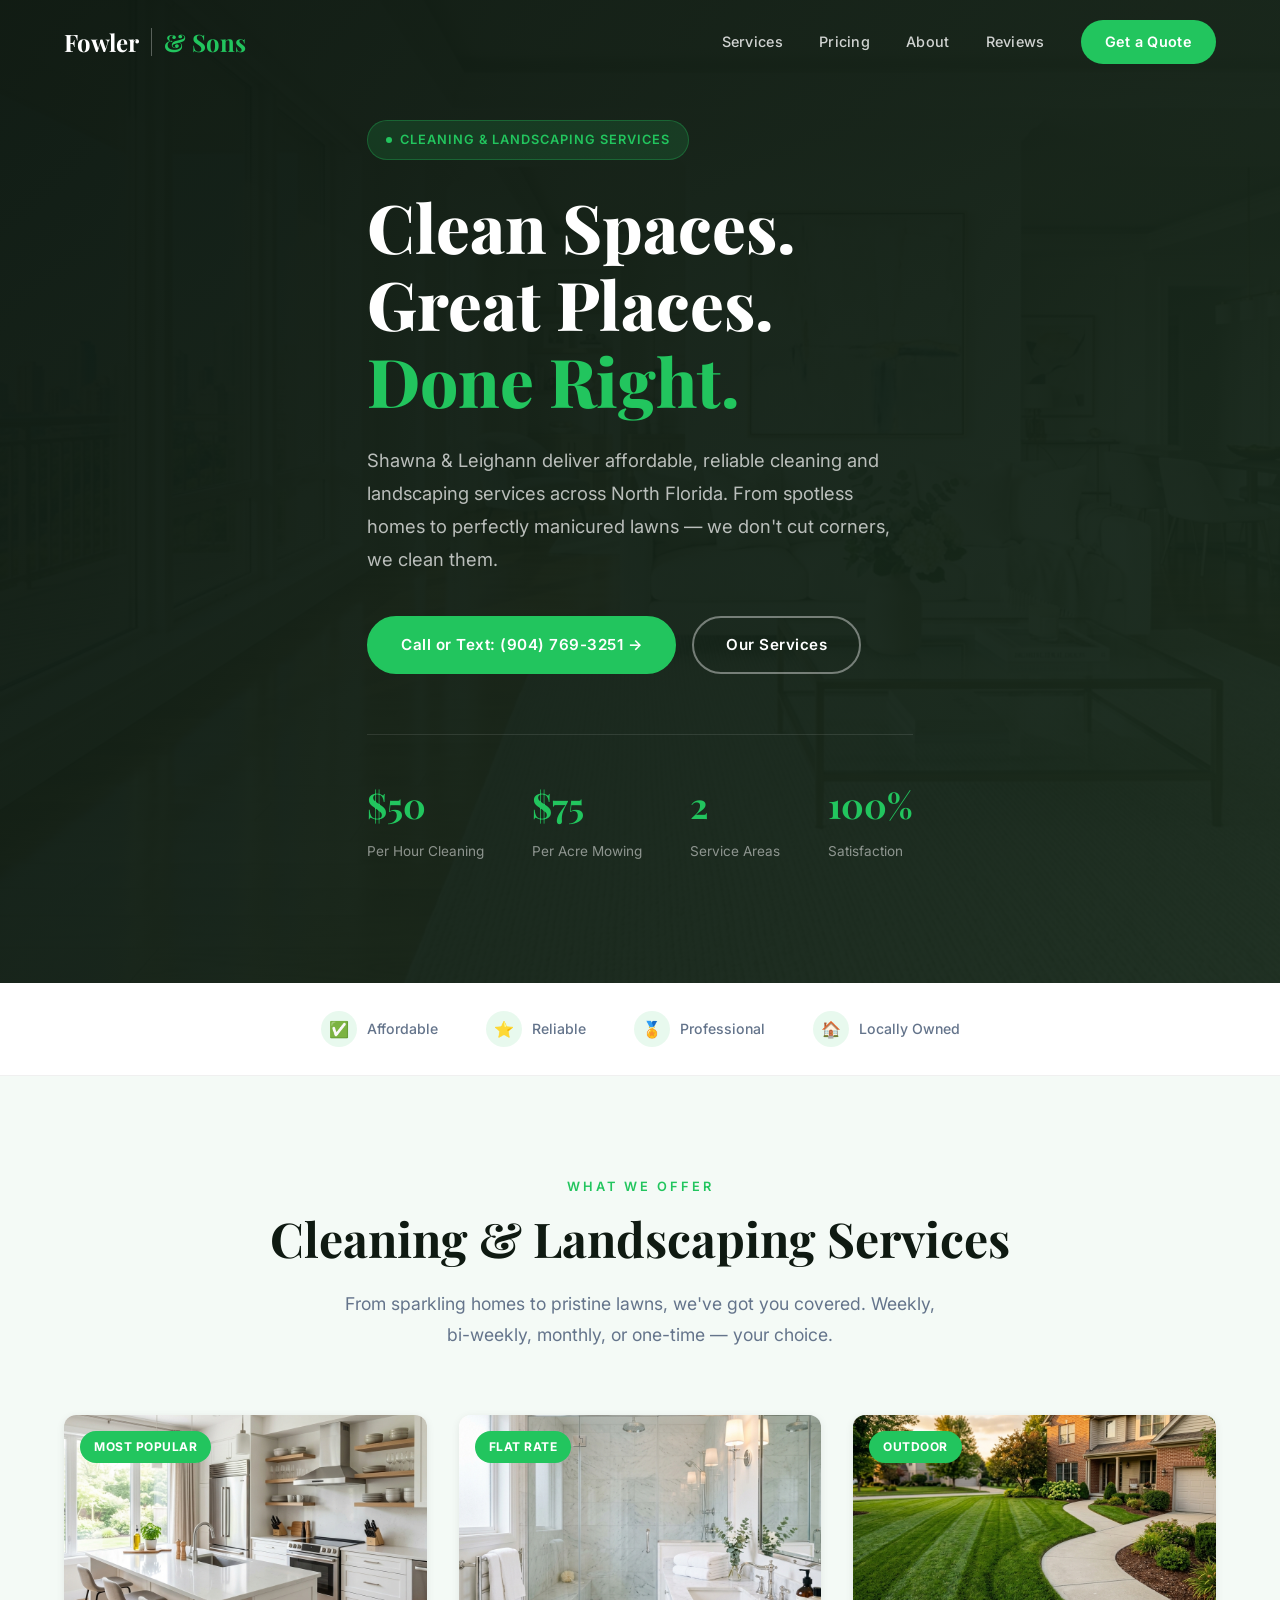
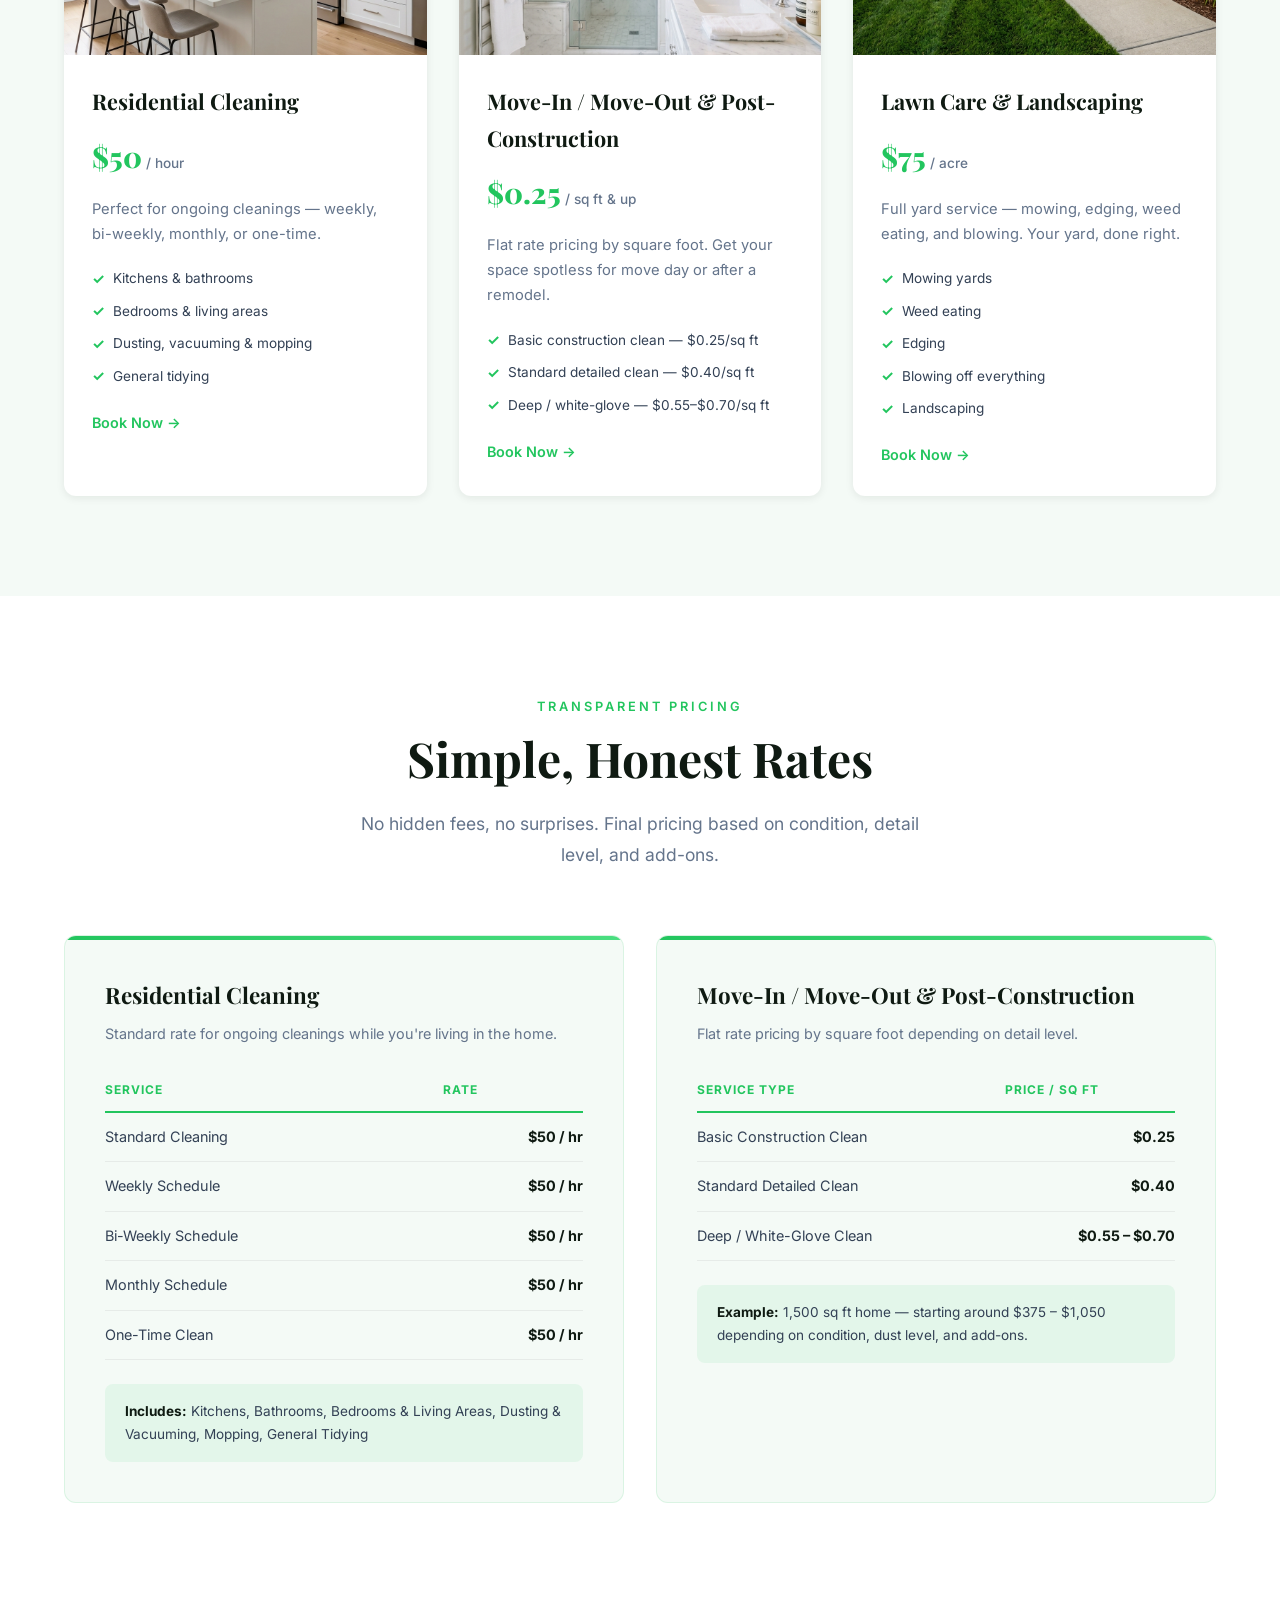
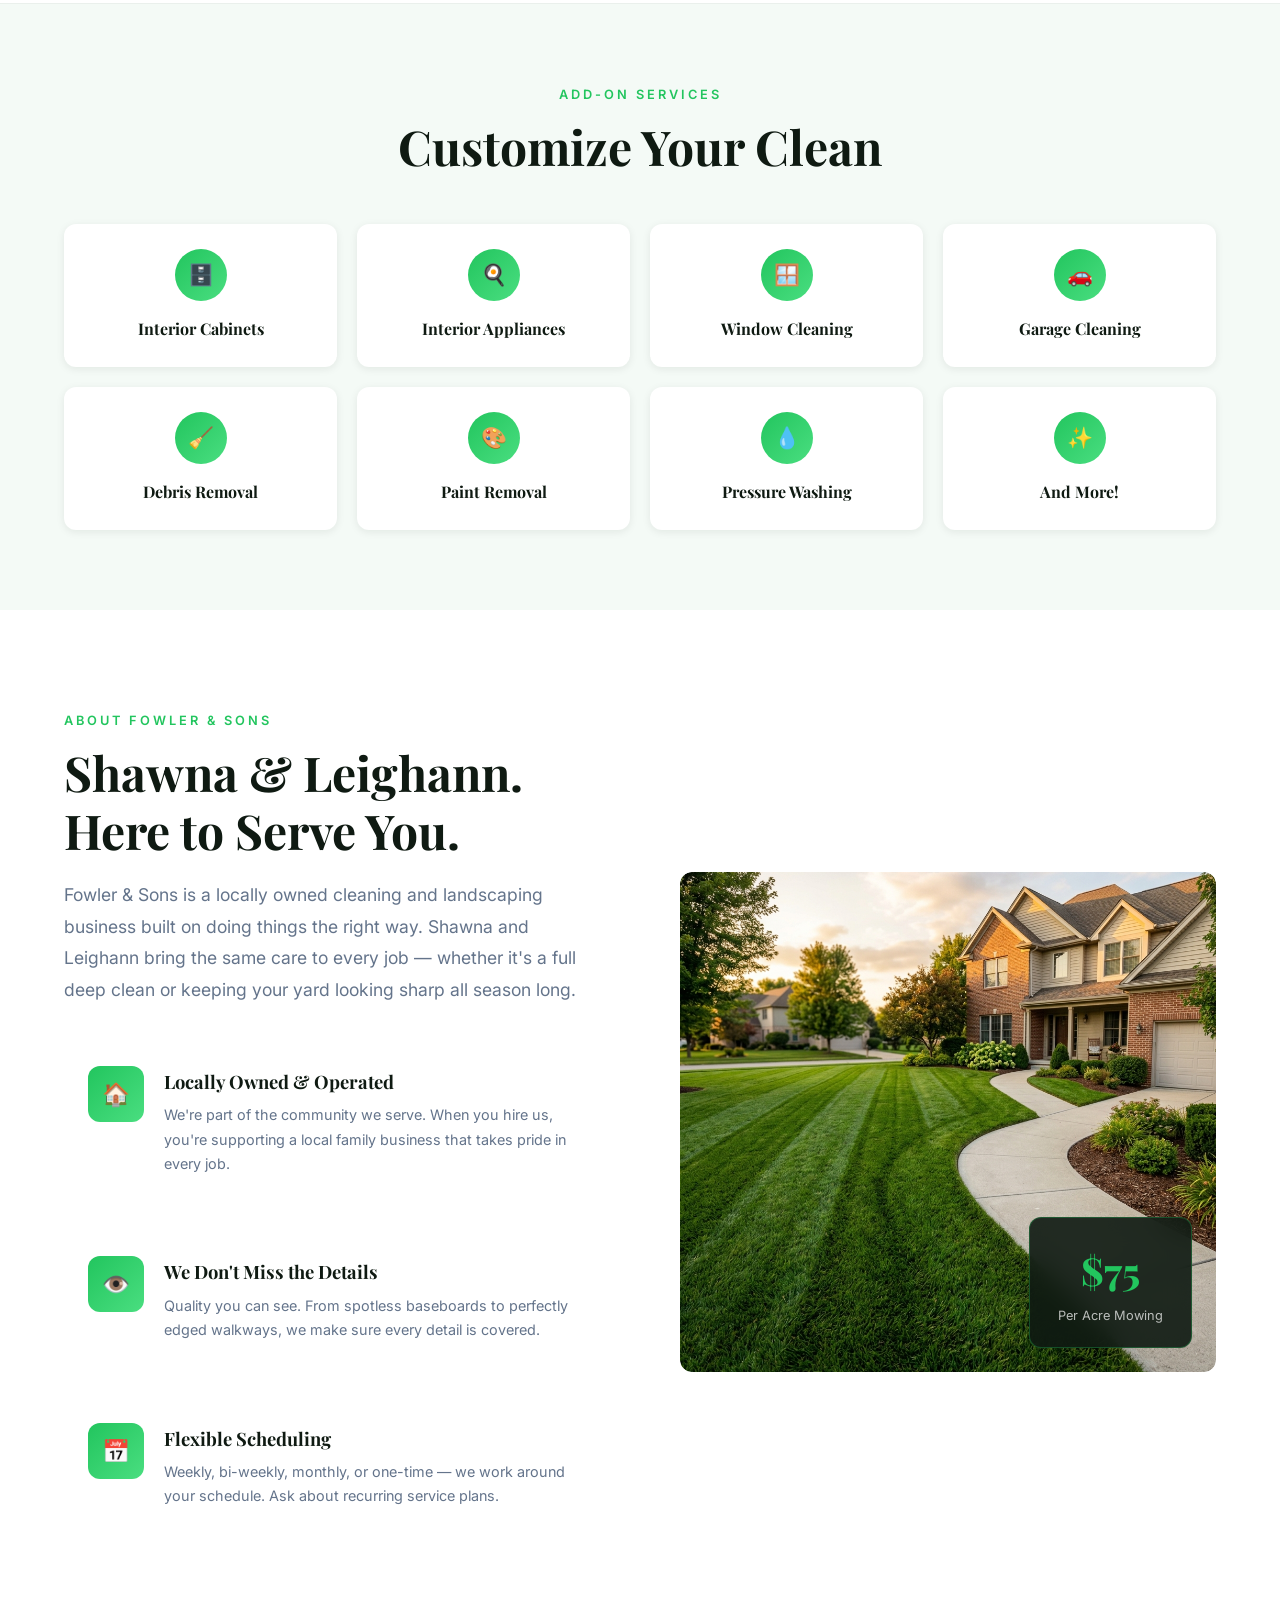
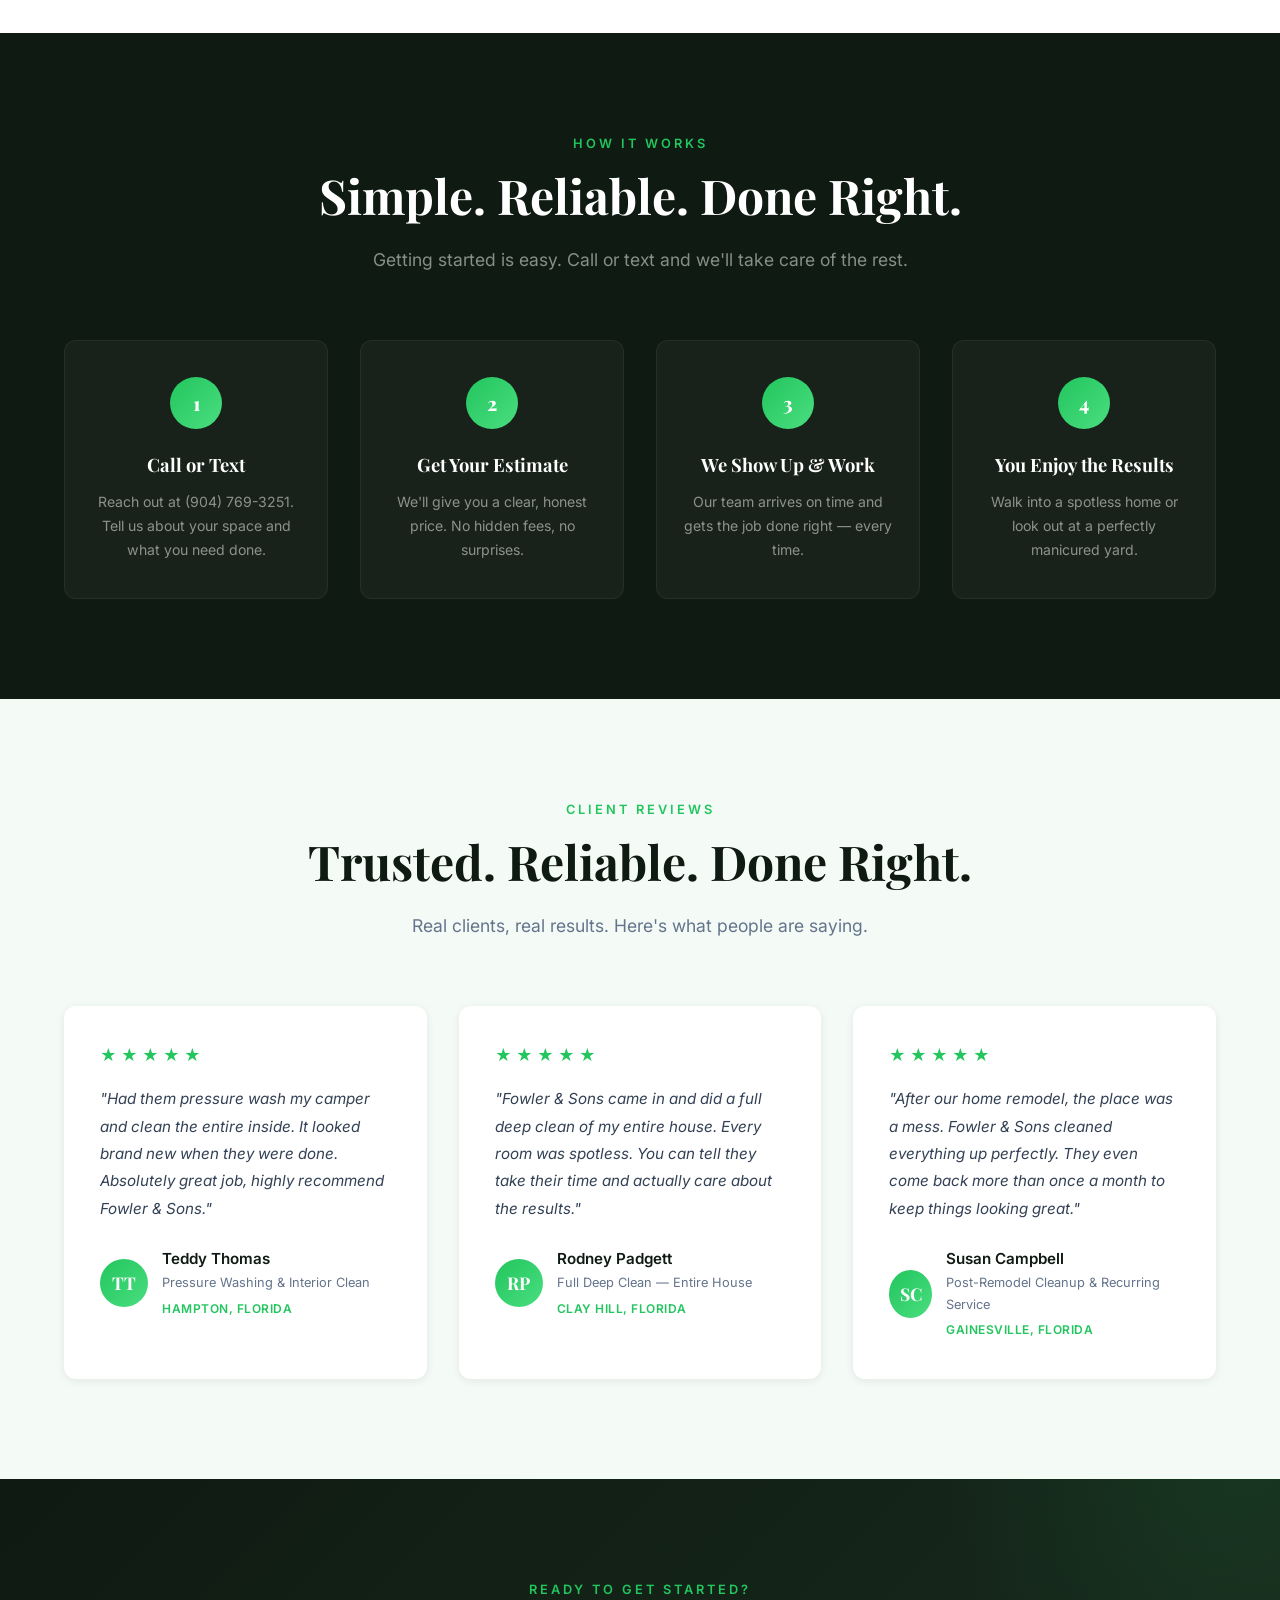
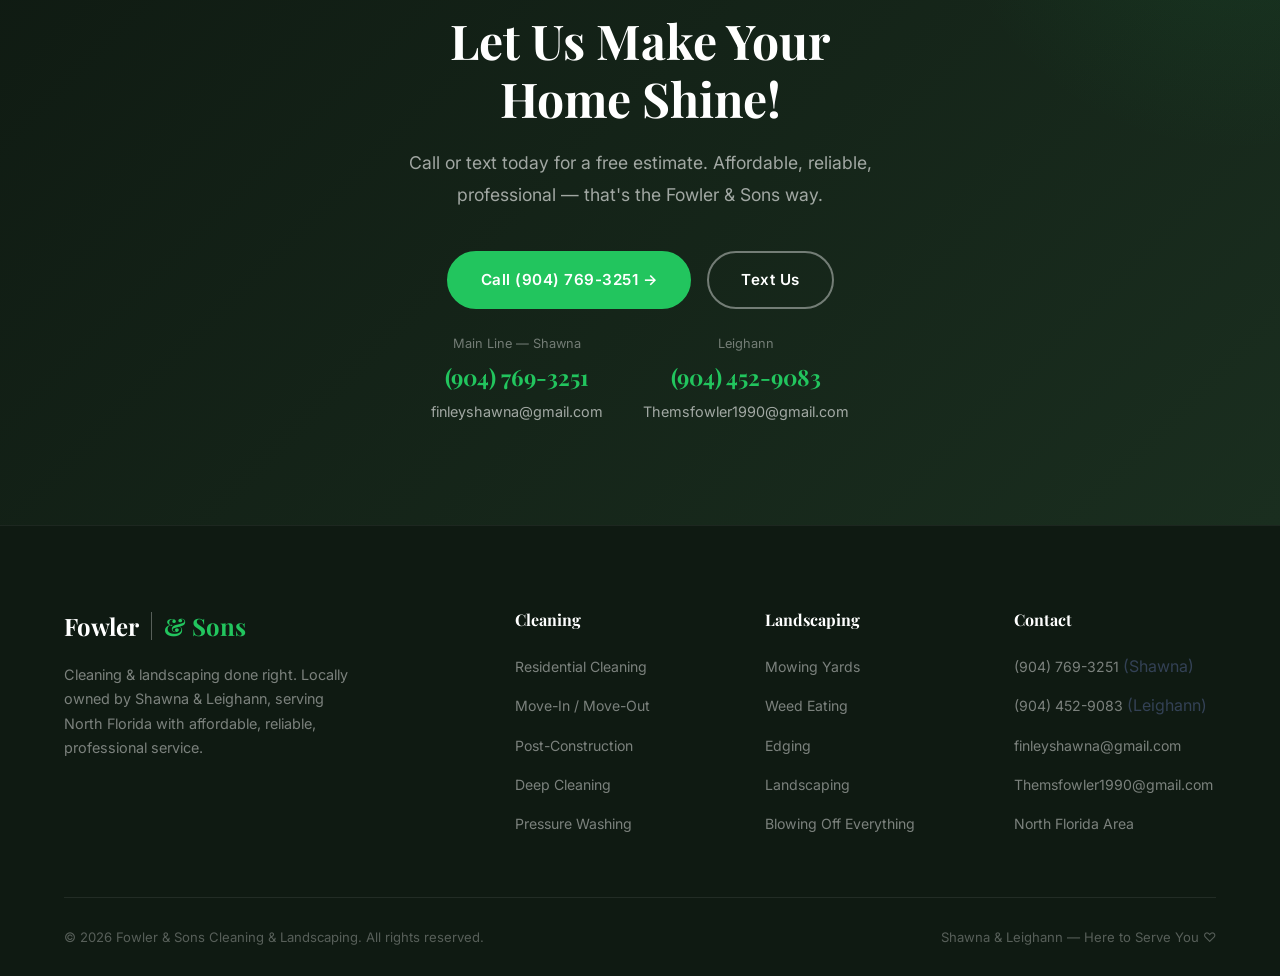
<file: index.html>
<!DOCTYPE html>
<html lang="en">
<head>
  <meta charset="UTF-8">
  <meta name="viewport" content="width=device-width, initial-scale=1.0">
  <title>Fowler &amp; Sons | Cleaning &amp; Landscaping Done Right</title>
  <meta name="description" content="Fowler & Sons provides affordable, reliable residential cleaning and landscaping services in North Florida. Cleaning at $50/hr, mowing at $75/acre. Call or text 904-769-3251 for a free estimate.">
  <link rel="stylesheet" href="style.css">
</head>
<body>

<!-- ===== NAVBAR ===== -->
<nav class="navbar" id="navbar">
  <div class="container">
    <a href="#" class="logo">
      <span>Fowler</span>
      <span class="logo-divider"></span>
      <span class="logo-accent">&amp; Sons</span>
    </a>
    <div class="nav-links" id="navLinks">
      <a href="#services">Services</a>
      <a href="#pricing">Pricing</a>
      <a href="#why-us">About</a>
      <a href="#testimonials">Reviews</a>
      <a href="#contact" class="nav-cta">Get a Quote</a>
    </div>
    <button class="hamburger" id="hamburger" aria-label="Toggle menu">
      <span></span><span></span><span></span>
    </button>
  </div>
</nav>

<!-- ===== HERO ===== -->
<section class="hero" id="hero">
  <div class="hero-bg"></div>
  <div class="hero-overlay"></div>
  <div class="container">
    <div class="hero-inner">
      <div class="hero-content">
        <div class="hero-badge">
          <span class="hero-badge-dot"></span>
          Cleaning &amp; Landscaping Services
        </div>
        <h1>Clean Spaces.<br>Great Places.<br><span class="green">Done Right.</span></h1>
        <p>Shawna &amp; Leighann deliver affordable, reliable cleaning and landscaping services across North Florida. From spotless homes to perfectly manicured lawns — we don't cut corners, we clean them.</p>
        <div class="hero-buttons">
          <a href="tel:+19047693251" class="btn btn-primary">Call or Text: (904) 769-3251 →</a>
          <a href="#services" class="btn btn-outline">Our Services</a>
        </div>
        <div class="hero-stats">
          <div class="hero-stat">
            <h3>$50</h3>
            <p>Per Hour Cleaning</p>
          </div>
          <div class="hero-stat">
            <h3>$75</h3>
            <p>Per Acre Mowing</p>
          </div>
          <div class="hero-stat">
            <h3>2</h3>
            <p>Service Areas</p>
          </div>
          <div class="hero-stat">
            <h3>100%</h3>
            <p>Satisfaction</p>
          </div>
        </div>
      </div>
    </div>
  </div>
</section>

<!-- ===== TRUST BAR ===== -->
<section class="trust-bar">
  <div class="container">
    <div class="trust-item">
      <span class="trust-icon">✅</span>
      <span>Affordable</span>
    </div>
    <div class="trust-item">
      <span class="trust-icon">⭐</span>
      <span>Reliable</span>
    </div>
    <div class="trust-item">
      <span class="trust-icon">🏅</span>
      <span>Professional</span>
    </div>
    <div class="trust-item">
      <span class="trust-icon">🏠</span>
      <span>Locally Owned</span>
    </div>
  </div>
</section>

<!-- ===== SERVICES ===== -->
<section class="services" id="services">
  <div class="container">
    <div class="services-header reveal">
      <span class="section-label">What We Offer</span>
      <h2 class="section-title">Cleaning &amp; Landscaping Services</h2>
      <p class="section-subtitle">From sparkling homes to pristine lawns, we've got you covered. Weekly, bi-weekly, monthly, or one-time — your choice.</p>
    </div>
    <div class="services-grid">

      <div class="service-card reveal">
        <div class="service-card-img">
          <img src="images/residential.png" alt="Residential cleaning — spotless modern kitchen">
          <span class="service-card-badge">Most Popular</span>
        </div>
        <div class="service-card-body">
          <h3>Residential Cleaning</h3>
          <div class="service-price">
            <span class="price">$50</span>
            <span class="unit">/ hour</span>
          </div>
          <p>Perfect for ongoing cleanings — weekly, bi-weekly, monthly, or one-time.</p>
          <ul class="service-features">
            <li>Kitchens &amp; bathrooms</li>
            <li>Bedrooms &amp; living areas</li>
            <li>Dusting, vacuuming &amp; mopping</li>
            <li>General tidying</li>
          </ul>
          <a href="#contact" class="service-link">Book Now →</a>
        </div>
      </div>

      <div class="service-card reveal">
        <div class="service-card-img">
          <img src="images/deep-clean.png" alt="Move-in move-out cleaning">
          <span class="service-card-badge">Flat Rate</span>
        </div>
        <div class="service-card-body">
          <h3>Move-In / Move-Out &amp; Post-Construction</h3>
          <div class="service-price">
            <span class="price">$0.25</span>
            <span class="unit">/ sq ft &amp; up</span>
          </div>
          <p>Flat rate pricing by square foot. Get your space spotless for move day or after a remodel.</p>
          <ul class="service-features">
            <li>Basic construction clean — $0.25/sq ft</li>
            <li>Standard detailed clean — $0.40/sq ft</li>
            <li>Deep / white-glove — $0.55–$0.70/sq ft</li>
          </ul>
          <a href="#contact" class="service-link">Book Now →</a>
        </div>
      </div>

      <div class="service-card reveal">
        <div class="service-card-img">
          <img src="images/landscaping.png" alt="Professional lawn mowing and landscaping">
          <span class="service-card-badge">Outdoor</span>
        </div>
        <div class="service-card-body">
          <h3>Lawn Care &amp; Landscaping</h3>
          <div class="service-price">
            <span class="price">$75</span>
            <span class="unit">/ acre</span>
          </div>
          <p>Full yard service — mowing, edging, weed eating, and blowing. Your yard, done right.</p>
          <ul class="service-features">
            <li>Mowing yards</li>
            <li>Weed eating</li>
            <li>Edging</li>
            <li>Blowing off everything</li>
            <li>Landscaping</li>
          </ul>
          <a href="#contact" class="service-link">Book Now →</a>
        </div>
      </div>

    </div>
  </div>
</section>

<!-- ===== PRICING ===== -->
<section class="pricing" id="pricing">
  <div class="container">
    <div class="pricing-header reveal">
      <span class="section-label">Transparent Pricing</span>
      <h2 class="section-title">Simple, Honest Rates</h2>
      <p class="section-subtitle">No hidden fees, no surprises. Final pricing based on condition, detail level, and add-ons.</p>
    </div>
    <div class="pricing-grid">

      <div class="pricing-card reveal">
        <h3>Residential Cleaning</h3>
        <p class="pricing-desc">Standard rate for ongoing cleanings while you're living in the home.</p>
        <table class="pricing-table">
          <thead>
            <tr><th>Service</th><th>Rate</th></tr>
          </thead>
          <tbody>
            <tr><td>Standard Cleaning</td><td>$50 / hr</td></tr>
            <tr><td>Weekly Schedule</td><td>$50 / hr</td></tr>
            <tr><td>Bi-Weekly Schedule</td><td>$50 / hr</td></tr>
            <tr><td>Monthly Schedule</td><td>$50 / hr</td></tr>
            <tr><td>One-Time Clean</td><td>$50 / hr</td></tr>
          </tbody>
        </table>
        <div class="pricing-example">
          <strong>Includes:</strong> Kitchens, Bathrooms, Bedrooms & Living Areas, Dusting & Vacuuming, Mopping, General Tidying
        </div>
      </div>

      <div class="pricing-card reveal">
        <h3>Move-In / Move-Out &amp; Post-Construction</h3>
        <p class="pricing-desc">Flat rate pricing by square foot depending on detail level.</p>
        <table class="pricing-table">
          <thead>
            <tr><th>Service Type</th><th>Price / Sq Ft</th></tr>
          </thead>
          <tbody>
            <tr><td>Basic Construction Clean</td><td>$0.25</td></tr>
            <tr><td>Standard Detailed Clean</td><td>$0.40</td></tr>
            <tr><td>Deep / White-Glove Clean</td><td>$0.55 – $0.70</td></tr>
          </tbody>
        </table>
        <div class="pricing-example">
          <strong>Example:</strong> 1,500 sq ft home — starting around $375 – $1,050 depending on condition, dust level, and add-ons.
        </div>
      </div>

    </div>
  </div>
</section>

<!-- ===== ADD-ON SERVICES ===== -->
<section class="addons">
  <div class="container">
    <div class="addons-header reveal">
      <span class="section-label">Add-On Services</span>
      <h2 class="section-title">Customize Your Clean</h2>
    </div>
    <div class="addons-grid">
      <div class="addon-item reveal">
        <div class="addon-icon">🗄️</div>
        <h4>Interior Cabinets</h4>
      </div>
      <div class="addon-item reveal">
        <div class="addon-icon">🍳</div>
        <h4>Interior Appliances</h4>
      </div>
      <div class="addon-item reveal">
        <div class="addon-icon">🪟</div>
        <h4>Window Cleaning</h4>
      </div>
      <div class="addon-item reveal">
        <div class="addon-icon">🚗</div>
        <h4>Garage Cleaning</h4>
      </div>
      <div class="addon-item reveal">
        <div class="addon-icon">🧹</div>
        <h4>Debris Removal</h4>
      </div>
      <div class="addon-item reveal">
        <div class="addon-icon">🎨</div>
        <h4>Paint Removal</h4>
      </div>
      <div class="addon-item reveal">
        <div class="addon-icon">💧</div>
        <h4>Pressure Washing</h4>
      </div>
      <div class="addon-item reveal">
        <div class="addon-icon">✨</div>
        <h4>And More!</h4>
      </div>
    </div>
  </div>
</section>

<!-- ===== WHY US ===== -->
<section class="why-us" id="why-us">
  <div class="container">
    <div class="why-us-grid">
      <div class="why-us-text">
        <span class="section-label reveal">About Fowler &amp; Sons</span>
        <h2 class="section-title reveal">Shawna &amp; Leighann.<br>Here to Serve You.</h2>
        <!-- ⚠️ GENERATED COPY — verify with Shawna & Leighann -->
        <p class="section-subtitle reveal">Fowler & Sons is a locally owned cleaning and landscaping business built on doing things the right way. Shawna and Leighann bring the same care to every job — whether it's a full deep clean or keeping your yard looking sharp all season long.</p>
        <div class="why-us-features">
          <div class="feature-item reveal">
            <div class="feature-icon">🏠</div>
            <div class="feature-text">
              <h4>Locally Owned &amp; Operated</h4>
              <!-- ⚠️ GENERATED COPY -->
              <p>We're part of the community we serve. When you hire us, you're supporting a local family business that takes pride in every job.</p>
            </div>
          </div>
          <div class="feature-item reveal">
            <div class="feature-icon">👁️</div>
            <div class="feature-text">
              <h4>We Don't Miss the Details</h4>
              <p>Quality you can see. From spotless baseboards to perfectly edged walkways, we make sure every detail is covered.</p>
            </div>
          </div>
          <div class="feature-item reveal">
            <div class="feature-icon">📅</div>
            <div class="feature-text">
              <h4>Flexible Scheduling</h4>
              <p>Weekly, bi-weekly, monthly, or one-time — we work around your schedule. Ask about recurring service plans.</p>
            </div>
          </div>
        </div>
      </div>
      <div class="why-us-image reveal">
        <img src="images/landscaping.png" alt="Fowler & Sons — quality landscaping">
        <div class="experience-badge">
          <h3>$75</h3>
          <p>Per Acre Mowing</p>
        </div>
      </div>
    </div>
  </div>
</section>

<!-- ===== PROCESS ===== -->
<section class="process" id="process">
  <div class="container">
    <div class="process-header reveal">
      <span class="section-label">How It Works</span>
      <h2 class="section-title">Simple. Reliable. Done Right.</h2>
      <p class="section-subtitle" style="margin:0 auto;">Getting started is easy. Call or text and we'll take care of the rest.</p>
    </div>
    <div class="process-steps">
      <div class="process-step reveal">
        <div class="step-number">1</div>
        <h4>Call or Text</h4>
        <p>Reach out at (904) 769-3251. Tell us about your space and what you need done.</p>
      </div>
      <div class="process-step reveal">
        <div class="step-number">2</div>
        <h4>Get Your Estimate</h4>
        <p>We'll give you a clear, honest price. No hidden fees, no surprises.</p>
      </div>
      <div class="process-step reveal">
        <div class="step-number">3</div>
        <h4>We Show Up &amp; Work</h4>
        <p>Our team arrives on time and gets the job done right — every time.</p>
      </div>
      <div class="process-step reveal">
        <div class="step-number">4</div>
        <h4>You Enjoy the Results</h4>
        <p>Walk into a spotless home or look out at a perfectly manicured yard.</p>
      </div>
    </div>
  </div>
</section>

<!-- ===== TESTIMONIALS ===== -->
<section class="testimonials" id="testimonials">
  <div class="container">
    <div class="testimonials-header reveal">
      <span class="section-label">Client Reviews</span>
      <h2 class="section-title">Trusted. Reliable. Done Right.</h2>
      <p class="section-subtitle">Real clients, real results. Here's what people are saying.</p>
    </div>
    <div class="testimonials-grid">

      <div class="testimonial-card reveal">
        <div class="testimonial-stars">★ ★ ★ ★ ★</div>
        <!-- ⚠️ GENERATED QUOTE — based on real service info from Shawna -->
        <blockquote>"Had them pressure wash my camper and clean the entire inside. It looked brand new when they were done. Absolutely great job, highly recommend Fowler & Sons."</blockquote>
        <div class="testimonial-author">
          <div class="testimonial-avatar">TT</div>
          <div class="testimonial-info">
            <h5>Teddy Thomas</h5>
            <p>Pressure Washing &amp; Interior Clean</p>
            <span class="testimonial-location">Hampton, Florida</span>
          </div>
        </div>
      </div>

      <div class="testimonial-card reveal">
        <div class="testimonial-stars">★ ★ ★ ★ ★</div>
        <!-- ⚠️ GENERATED QUOTE — based on real service info from Shawna -->
        <blockquote>"Fowler & Sons came in and did a full deep clean of my entire house. Every room was spotless. You can tell they take their time and actually care about the results."</blockquote>
        <div class="testimonial-author">
          <div class="testimonial-avatar">RP</div>
          <div class="testimonial-info">
            <h5>Rodney Padgett</h5>
            <p>Full Deep Clean — Entire House</p>
            <span class="testimonial-location">Clay Hill, Florida</span>
          </div>
        </div>
      </div>

      <div class="testimonial-card reveal">
        <div class="testimonial-stars">★ ★ ★ ★ ★</div>
        <!-- ⚠️ GENERATED QUOTE — based on real service info from Shawna -->
        <blockquote>"After our home remodel, the place was a mess. Fowler & Sons cleaned everything up perfectly. They even come back more than once a month to keep things looking great."</blockquote>
        <div class="testimonial-author">
          <div class="testimonial-avatar">SC</div>
          <div class="testimonial-info">
            <h5>Susan Campbell</h5>
            <p>Post-Remodel Cleanup &amp; Recurring Service</p>
            <span class="testimonial-location">Gainesville, Florida</span>
          </div>
        </div>
      </div>

    </div>
  </div>
</section>

<!-- ===== CTA / CONTACT ===== -->
<section class="cta" id="contact">
  <div class="container reveal">
    <span class="section-label">Ready to Get Started?</span>
    <h2 class="section-title">Let Us Make Your<br>Home Shine!</h2>
    <p>Call or text today for a free estimate. Affordable, reliable, professional — that's the Fowler & Sons way.</p>
    <div class="cta-buttons">
      <a href="tel:+19047693251" class="btn btn-primary">Call (904) 769-3251 →</a>
      <a href="sms:+19047693251" class="btn btn-outline">Text Us</a>
    </div>
    <div class="cta-contacts">
      <div class="cta-contact-item">
        <span class="cta-contact-name">Main Line — Shawna</span>
        <a href="tel:+19047693251" class="cta-contact-phone">(904) 769-3251</a>
        <a href="mailto:finleyshawna@gmail.com" class="cta-contact-email">finleyshawna@gmail.com</a>
      </div>
      <div class="cta-contact-item">
        <span class="cta-contact-name">Leighann</span>
        <a href="tel:+19044529083" class="cta-contact-phone">(904) 452-9083</a>
        <a href="mailto:Themsfowler1990@gmail.com" class="cta-contact-email">Themsfowler1990@gmail.com</a>
      </div>
    </div>
  </div>
</section>

<!-- ===== FOOTER ===== -->
<footer class="footer">
  <div class="container">
    <div class="footer-grid">
      <div class="footer-brand">
        <a href="#" class="logo">
          <span>Fowler</span>
          <span class="logo-divider"></span>
          <span class="logo-accent">&amp; Sons</span>
        </a>
        <p>Cleaning &amp; landscaping done right. Locally owned by Shawna &amp; Leighann, serving North Florida with affordable, reliable, professional service.</p>
      </div>
      <div>
        <h4>Cleaning</h4>
        <ul>
          <li><a href="#services">Residential Cleaning</a></li>
          <li><a href="#services">Move-In / Move-Out</a></li>
          <li><a href="#services">Post-Construction</a></li>
          <li><a href="#services">Deep Cleaning</a></li>
          <li><a href="#services">Pressure Washing</a></li>
        </ul>
      </div>
      <div>
        <h4>Landscaping</h4>
        <ul>
          <li><a href="#services">Mowing Yards</a></li>
          <li><a href="#services">Weed Eating</a></li>
          <li><a href="#services">Edging</a></li>
          <li><a href="#services">Landscaping</a></li>
          <li><a href="#services">Blowing Off Everything</a></li>
        </ul>
      </div>
      <div>
        <h4>Contact</h4>
        <ul>
          <li><a href="tel:+19047693251">(904) 769-3251</a> (Shawna)</li>
          <li><a href="tel:+19044529083">(904) 452-9083</a> (Leighann)</li>
          <li><a href="mailto:finleyshawna@gmail.com">finleyshawna@gmail.com</a></li>
          <li><a href="mailto:Themsfowler1990@gmail.com">Themsfowler1990@gmail.com</a></li>
          <!-- ⚠️ GENERATED — verify service areas -->
          <li><a href="#">North Florida Area</a></li>
        </ul>
      </div>
    </div>
    <div class="footer-bottom">
      <p>&copy; 2026 Fowler &amp; Sons Cleaning &amp; Landscaping. All rights reserved.</p>
      <p>Shawna &amp; Leighann — Here to Serve You ♡</p>
    </div>
  </div>
</footer>

<script src="main.js"></script>
</body>
</html>
</file>
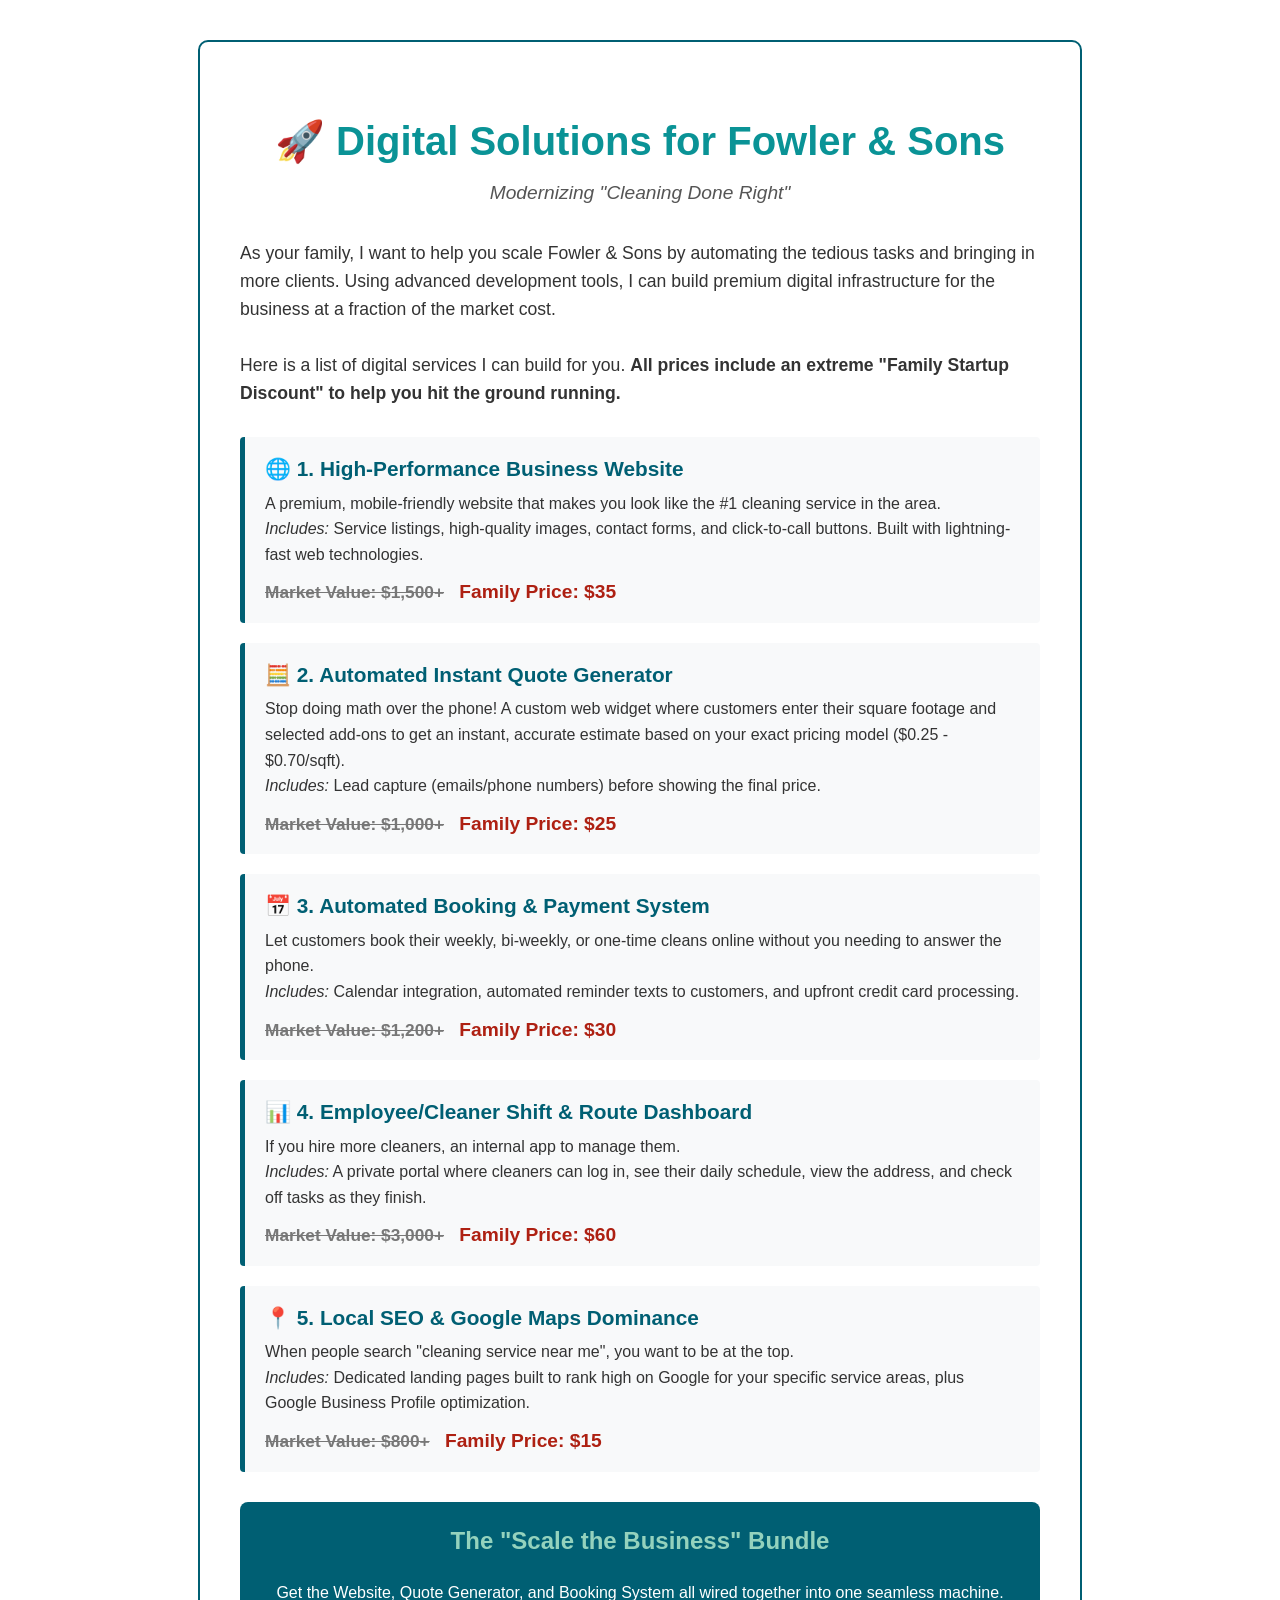
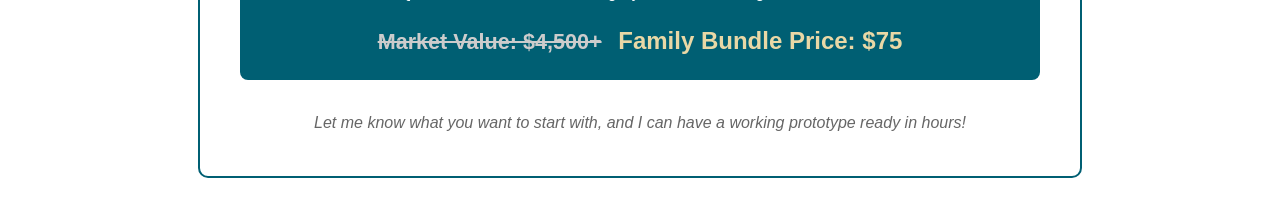
<file: digital_services_flyer.html>
<!DOCTYPE html>
<html lang="en">
<head>
    <meta charset="UTF-8">
    <title>Digital Solutions for Fowler & Sons</title>
    <style>
        body {
            font-family: 'Segoe UI', Tahoma, Geneva, Verdana, sans-serif;
            color: #333;
            line-height: 1.6;
            margin: 0;
            padding: 40px;
            background-color: #fff;
        }
        .container {
            max-width: 800px;
            margin: auto;
            border: 2px solid #005f73;
            padding: 40px;
            border-radius: 10px;
        }
        h1 {
            color: #0a9396;
            text-align: center;
            font-size: 2.5em;
            margin-bottom: 5px;
        }
        .subtitle {
            text-align: center;
            font-size: 1.2em;
            color: #555;
            font-style: italic;
            margin-bottom: 30px;
        }
        .intro {
            font-size: 1.1em;
            margin-bottom: 30px;
        }
        .service-list {
            list-style: none;
            padding: 0;
        }
        .service-item {
            background-color: #f8f9fa;
            border-left: 5px solid #005f73;
            margin-bottom: 20px;
            padding: 15px 20px;
            border-radius: 4px;
        }
        .service-title {
            font-size: 1.3em;
            font-weight: bold;
            color: #005f73;
            margin-bottom: 5px;
            display: flex;
            align-items: center;
        }
        .service-desc {
            margin-bottom: 10px;
        }
        .price {
            font-size: 1.2em;
            font-weight: bold;
            color: #ae2012;
        }
        .market-price {
            text-decoration: line-through;
            color: #777;
            font-size: 0.9em;
            margin-right: 10px;
        }
        .bundle {
            background-color: #005f73;
            color: #fff;
            padding: 20px;
            border-radius: 8px;
            text-align: center;
            margin-top: 30px;
        }
        .bundle h2 {
            margin-top: 0;
            color: #94d2bd;
        }
        .bundle-price {
            font-size: 1.5em;
            font-weight: bold;
            color: #e9d8a6;
        }
        .footer {
            text-align: center;
            margin-top: 30px;
            font-style: italic;
            color: #666;
        }
        @media print {
            body { padding: 0; }
            .container { border: none; padding: 0; }
            .service-item { break-inside: avoid; }
            .bundle { print-color-adjust: exact; -webkit-print-color-adjust: exact; }
        }
    </style>
</head>
<body>
    <div class="container">
        <h1>🚀 Digital Solutions for Fowler & Sons</h1>
        <div class="subtitle">Modernizing "Cleaning Done Right"</div>

        <div class="intro">
            As your family, I want to help you scale Fowler & Sons by automating the tedious tasks and bringing in more clients. Using advanced development tools, I can build premium digital infrastructure for the business at a fraction of the market cost.
            <br><br>
            Here is a list of digital services I can build for you. <strong>All prices include an extreme "Family Startup Discount" to help you hit the ground running.</strong>
        </div>

        <ul class="service-list">
            <li class="service-item">
                <div class="service-title">🌐 1. High-Performance Business Website</div>
                <div class="service-desc">
                    A premium, mobile-friendly website that makes you look like the #1 cleaning service in the area.<br>
                    <em>Includes:</em> Service listings, high-quality images, contact forms, and click-to-call buttons. Built with lightning-fast web technologies.
                </div>
                <div class="price"><span class="market-price">Market Value: $1,500+</span> Family Price: $35</div>
            </li>

            <li class="service-item">
                <div class="service-title">🧮 2. Automated Instant Quote Generator</div>
                <div class="service-desc">
                    Stop doing math over the phone! A custom web widget where customers enter their square footage and selected add-ons to get an instant, accurate estimate based on your exact pricing model ($0.25 - $0.70/sqft).<br>
                    <em>Includes:</em> Lead capture (emails/phone numbers) before showing the final price.
                </div>
                <div class="price"><span class="market-price">Market Value: $1,000+</span> Family Price: $25</div>
            </li>

            <li class="service-item">
                <div class="service-title">📅 3. Automated Booking & Payment System</div>
                <div class="service-desc">
                    Let customers book their weekly, bi-weekly, or one-time cleans online without you needing to answer the phone.<br>
                    <em>Includes:</em> Calendar integration, automated reminder texts to customers, and upfront credit card processing.
                </div>
                <div class="price"><span class="market-price">Market Value: $1,200+</span> Family Price: $30</div>
            </li>

            <li class="service-item">
                <div class="service-title">📊 4. Employee/Cleaner Shift & Route Dashboard</div>
                <div class="service-desc">
                    If you hire more cleaners, an internal app to manage them.<br>
                    <em>Includes:</em> A private portal where cleaners can log in, see their daily schedule, view the address, and check off tasks as they finish.
                </div>
                <div class="price"><span class="market-price">Market Value: $3,000+</span> Family Price: $60</div>
            </li>

            <li class="service-item">
                <div class="service-title">📍 5. Local SEO & Google Maps Dominance</div>
                <div class="service-desc">
                    When people search "cleaning service near me", you want to be at the top.<br>
                    <em>Includes:</em> Dedicated landing pages built to rank high on Google for your specific service areas, plus Google Business Profile optimization.
                </div>
                <div class="price"><span class="market-price">Market Value: $800+</span> Family Price: $15</div>
            </li>
        </ul>

        <div class="bundle">
            <h2>The "Scale the Business" Bundle</h2>
            <p>Get the Website, Quote Generator, and Booking System all wired together into one seamless machine.</p>
            <div class="bundle-price"><span class="market-price" style="color: #ccc;">Market Value: $4,500+</span> Family Bundle Price: $75</div>
        </div>

        <div class="footer">
            Let me know what you want to start with, and I can have a working prototype ready in hours!
        </div>
    </div>
</body>
</html>
</file>
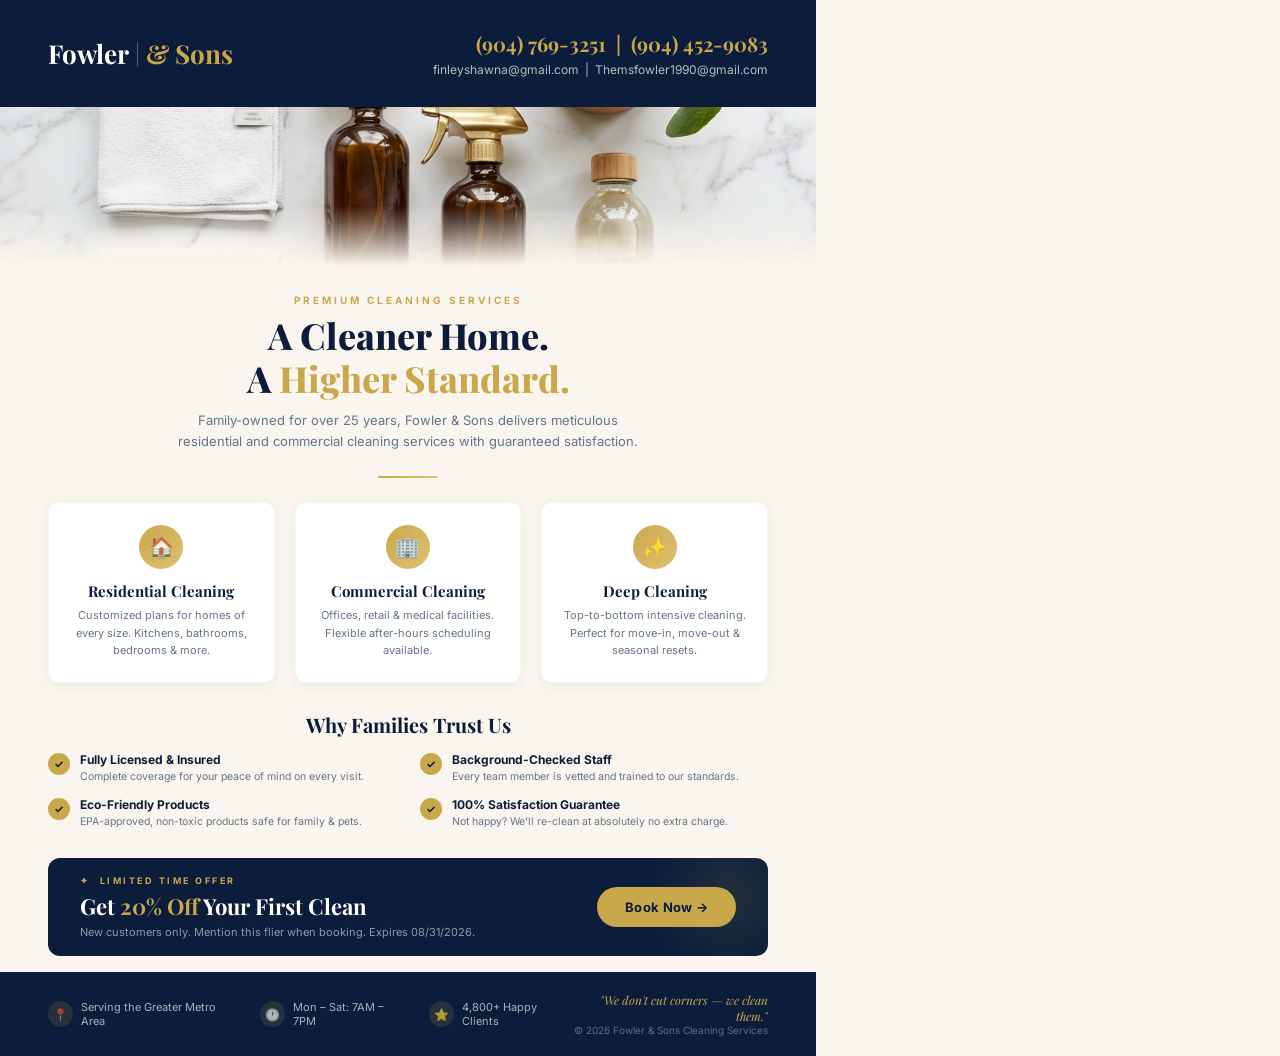
<file: flier.html>
<!DOCTYPE html>
<html lang="en">
<head>
<meta charset="UTF-8">
<meta name="viewport" content="width=device-width, initial-scale=1.0">
<title>Fowler &amp; Sons — Service Flier</title>
<link href="https://fonts.googleapis.com/css2?family=Playfair+Display:wght@400;600;700;800&family=Inter:wght@300;400;500;600;700&display=swap" rel="stylesheet">
<style>
  @page { size: letter; margin: 0; }
  *, *::before, *::after { margin:0; padding:0; box-sizing:border-box; }
  :root {
    --navy: #0b1d3a;
    --navy-l: #132d54;
    --gold: #c9a84c;
    --gold-l: #dfc06e;
    --cream: #faf6ef;
    --white: #ffffff;
    --slate: #64748b;
    --body: #334155;
  }
  html, body { width:8.5in; height:11in; font-family:'Inter',sans-serif; background:var(--cream); color:var(--body); overflow:hidden; }

  .page {
    width:8.5in; height:11in; position:relative;
    display:flex; flex-direction:column;
    overflow:hidden;
  }

  /* ===== HEADER BAR ===== */
  .header {
    background: var(--navy);
    padding: 28px 48px;
    display: flex;
    align-items: center;
    justify-content: space-between;
  }
  .logo {
    font-family: 'Playfair Display', serif;
    font-size: 26px; font-weight: 700;
    color: var(--white);
    display: flex; align-items: center; gap: 8px;
  }
  .logo-accent { color: var(--gold); }
  .logo-divider {
    width: 1px; height: 24px;
    background: rgba(255,255,255,.3);
  }
  .header-contact {
    text-align: right; color: rgba(255,255,255,.7);
    font-size: 12px; line-height: 1.6;
  }
  .header-phone {
    font-family: 'Playfair Display', serif;
    font-size: 20px; font-weight: 700;
    color: var(--gold); display: block;
  }

  /* ===== HERO IMAGE STRIP ===== */
  .hero-strip {
    width: 100%; height: 200px;
    position: relative; overflow: hidden;
  }
  .hero-strip img {
    width: 100%; height: 100%;
    object-fit: cover; display: block;
  }
  .hero-strip::after {
    content: '';
    position: absolute; bottom: 0; left: 0; right: 0;
    height: 60px;
    background: linear-gradient(to top, var(--cream), transparent);
  }

  /* ===== HEADLINE ===== */
  .headline {
    text-align: center;
    padding: 28px 48px 8px;
  }
  .headline-label {
    font-size: 10px; font-weight: 700;
    letter-spacing: 3px; text-transform: uppercase;
    color: var(--gold); margin-bottom: 8px;
  }
  .headline h1 {
    font-family: 'Playfair Display', serif;
    font-size: 36px; font-weight: 800;
    color: var(--navy); line-height: 1.2;
    margin-bottom: 10px;
  }
  .headline h1 .gold { color: var(--gold); }
  .headline p {
    font-size: 13px; color: var(--slate);
    max-width: 480px; margin: 0 auto;
    line-height: 1.6;
  }

  /* ===== GOLD DIVIDER ===== */
  .divider {
    width: 60px; height: 3px; border-radius: 2px;
    background: linear-gradient(90deg, var(--gold), var(--gold-l));
    margin: 16px auto;
  }

  /* ===== SERVICES GRID ===== */
  .services {
    padding: 8px 48px 12px;
    display: grid;
    grid-template-columns: 1fr 1fr 1fr;
    gap: 20px;
  }
  .service-card {
    background: var(--white);
    border-radius: 10px;
    padding: 22px 18px;
    text-align: center;
    box-shadow: 0 2px 12px rgba(11,29,58,.06);
    border: 1px solid rgba(11,29,58,.04);
  }
  .service-icon {
    width: 44px; height: 44px; margin: 0 auto 12px;
    border-radius: 50%;
    background: linear-gradient(135deg, var(--gold), var(--gold-l));
    display: flex; align-items: center; justify-content: center;
    font-size: 20px;
  }
  .service-card h3 {
    font-family: 'Playfair Display', serif;
    font-size: 15px; font-weight: 700;
    color: var(--navy); margin-bottom: 6px;
  }
  .service-card p {
    font-size: 11px; color: var(--slate);
    line-height: 1.6;
  }

  /* ===== WHY CHOOSE US ===== */
  .why-us {
    padding: 16px 48px 12px;
  }
  .why-us-title {
    text-align: center;
    font-family: 'Playfair Display', serif;
    font-size: 20px; font-weight: 700;
    color: var(--navy); margin-bottom: 14px;
  }
  .why-grid {
    display: grid;
    grid-template-columns: 1fr 1fr;
    gap: 12px 24px;
  }
  .why-item {
    display: flex; align-items: flex-start; gap: 10px;
  }
  .why-check {
    width: 22px; height: 22px; min-width: 22px;
    border-radius: 50%;
    background: var(--gold);
    display: flex; align-items: center; justify-content: center;
    font-size: 11px; color: var(--navy); font-weight: 700;
    margin-top: 1px;
  }
  .why-item-text h4 {
    font-size: 12px; font-weight: 700;
    color: var(--navy); margin-bottom: 2px;
  }
  .why-item-text p {
    font-size: 10.5px; color: var(--slate); line-height: 1.5;
  }

  /* ===== SPECIAL OFFER ===== */
  .offer {
    margin: 16px 48px;
    background: var(--navy);
    border-radius: 12px;
    padding: 24px 32px;
    display: flex;
    align-items: center;
    justify-content: space-between;
    gap: 24px;
    position: relative;
    overflow: hidden;
  }
  .offer::before {
    content: '';
    position: absolute; top: -40px; right: -40px;
    width: 160px; height: 160px; border-radius: 50%;
    background: radial-gradient(circle, rgba(201,168,76,.12) 0%, transparent 70%);
  }
  .offer-text {
    position: relative; z-index: 1;
  }
  .offer-label {
    font-size: 9px; font-weight: 700;
    letter-spacing: 2.5px; text-transform: uppercase;
    color: var(--gold); margin-bottom: 6px;
  }
  .offer-text h3 {
    font-family: 'Playfair Display', serif;
    font-size: 22px; font-weight: 700;
    color: var(--white); line-height: 1.3;
  }
  .offer-text h3 .gold { color: var(--gold); }
  .offer-text p {
    font-size: 11px; color: rgba(255,255,255,.55);
    margin-top: 4px;
  }
  .offer-cta {
    position: relative; z-index: 1;
    background: var(--gold);
    color: var(--navy);
    padding: 12px 28px;
    border-radius: 50px;
    font-weight: 700;
    font-size: 13px;
    white-space: nowrap;
    text-decoration: none;
    letter-spacing: .3px;
  }

  /* ===== FOOTER ===== */
  .flier-footer {
    margin-top: auto;
    background: var(--navy);
    padding: 20px 48px;
    display: flex;
    align-items: center;
    justify-content: space-between;
  }
  .footer-left {
    display: flex; align-items: center; gap: 24px;
  }
  .footer-item {
    display: flex; align-items: center; gap: 8px;
    font-size: 11px; color: rgba(255,255,255,.65);
  }
  .footer-icon {
    width: 26px; height: 26px; border-radius: 50%;
    background: rgba(201,168,76,.15);
    display: flex; align-items: center; justify-content: center;
    font-size: 12px;
  }
  .footer-right {
    text-align: right;
  }
  .footer-right p {
    font-size: 10px; color: rgba(255,255,255,.35);
  }
  .footer-right .tagline {
    font-family: 'Playfair Display', serif;
    font-size: 12px; color: var(--gold);
    font-style: italic;
  }

  /* Print styles */
  @media print {
    html, body { width:8.5in; height:11in; }
    .page { page-break-after: avoid; }
  }
</style>
</head>
<body>
<div class="page">

  <!-- HEADER -->
  <div class="header">
    <div class="logo">
      <span>Fowler</span>
      <span class="logo-divider"></span>
      <span class="logo-accent">&amp; Sons</span>
    </div>
    <div class="header-contact">
      <span class="header-phone">(904) 769-3251 &nbsp;|&nbsp; (904) 452-9083</span>
      finleyshawna@gmail.com &nbsp;|&nbsp; Themsfowler1990@gmail.com
    </div>
  </div>

  <!-- HERO IMAGE -->
  <div class="hero-strip">
    <img src="images/flier-hero.png" alt="Premium cleaning supplies">
  </div>

  <!-- HEADLINE -->
  <div class="headline">
    <div class="headline-label">Premium Cleaning Services</div>
    <h1>A Cleaner Home.<br>A <span class="gold">Higher Standard.</span></h1>
    <p>Family-owned for over 25 years, Fowler &amp; Sons delivers meticulous residential and commercial cleaning services with guaranteed satisfaction.</p>
  </div>

  <div class="divider"></div>

  <!-- SERVICES -->
  <div class="services">
    <div class="service-card">
      <div class="service-icon">🏠</div>
      <h3>Residential Cleaning</h3>
      <p>Customized plans for homes of every size. Kitchens, bathrooms, bedrooms &amp; more.</p>
    </div>
    <div class="service-card">
      <div class="service-icon">🏢</div>
      <h3>Commercial Cleaning</h3>
      <p>Offices, retail &amp; medical facilities. Flexible after-hours scheduling available.</p>
    </div>
    <div class="service-card">
      <div class="service-icon">✨</div>
      <h3>Deep Cleaning</h3>
      <p>Top-to-bottom intensive cleaning. Perfect for move-in, move-out &amp; seasonal resets.</p>
    </div>
  </div>

  <!-- WHY CHOOSE US -->
  <div class="why-us">
    <div class="why-us-title">Why Families Trust Us</div>
    <div class="why-grid">
      <div class="why-item">
        <div class="why-check">✓</div>
        <div class="why-item-text">
          <h4>Fully Licensed &amp; Insured</h4>
          <p>Complete coverage for your peace of mind on every visit.</p>
        </div>
      </div>
      <div class="why-item">
        <div class="why-check">✓</div>
        <div class="why-item-text">
          <h4>Background-Checked Staff</h4>
          <p>Every team member is vetted and trained to our standards.</p>
        </div>
      </div>
      <div class="why-item">
        <div class="why-check">✓</div>
        <div class="why-item-text">
          <h4>Eco-Friendly Products</h4>
          <p>EPA-approved, non-toxic products safe for family &amp; pets.</p>
        </div>
      </div>
      <div class="why-item">
        <div class="why-check">✓</div>
        <div class="why-item-text">
          <h4>100% Satisfaction Guarantee</h4>
          <p>Not happy? We'll re-clean at absolutely no extra charge.</p>
        </div>
      </div>
    </div>
  </div>

  <!-- SPECIAL OFFER -->
  <div class="offer">
    <div class="offer-text">
      <div class="offer-label">✦ &nbsp;Limited Time Offer</div>
      <h3>Get <span class="gold">20% Off</span> Your First Clean</h3>
      <p>New customers only. Mention this flier when booking. Expires 08/31/2026.</p>
    </div>
    <a href="#" class="offer-cta">Book Now →</a>
  </div>

  <!-- FOOTER -->
  <div class="flier-footer">
    <div class="footer-left">
      <div class="footer-item">
        <div class="footer-icon">📍</div>
        <span>Serving the Greater Metro Area</span>
      </div>
      <div class="footer-item">
        <div class="footer-icon">🕐</div>
        <span>Mon – Sat: 7AM – 7PM</span>
      </div>
      <div class="footer-item">
        <div class="footer-icon">⭐</div>
        <span>4,800+ Happy Clients</span>
      </div>
    </div>
    <div class="footer-right">
      <p class="tagline">"We don't cut corners — we clean them."</p>
      <p>&copy; 2026 Fowler &amp; Sons Cleaning Services</p>
    </div>
  </div>

</div>
</body>
</html>
</file>
<file: style.css>
/* ===== FOWLER & SONS — Design System ===== */
@import url('https://fonts.googleapis.com/css2?family=Playfair+Display:wght@400;600;700;800&family=Inter:wght@300;400;500;600;700&display=swap');

:root {
  --clr-dark:     #0f1a12;
  --clr-dark-l:   #1a2e1f;
  --clr-green:    #22c55e;
  --clr-green-l:  #4ade80;
  --clr-green-d:  #16a34a;
  --clr-cream:    #f4faf6;
  --clr-white:    #ffffff;
  --clr-slate:    #64748b;
  --clr-body:     #334155;
  --clr-light-bg: #e8f5ec;
  --ff-heading:   'Playfair Display', Georgia, serif;
  --ff-body:      'Inter', system-ui, sans-serif;
  --shadow-sm:    0 2px 8px rgba(15,26,18,.08);
  --shadow-md:    0 8px 30px rgba(15,26,18,.12);
  --shadow-lg:    0 16px 50px rgba(15,26,18,.18);
  --radius:       12px;
  --transition:   .35s cubic-bezier(.4,0,.2,1);
}

*, *::before, *::after { margin:0; padding:0; box-sizing:border-box; }

html { scroll-behavior: smooth; font-size: 16px; }

body {
  font-family: var(--ff-body);
  color: var(--clr-body);
  background: var(--clr-cream);
  line-height: 1.7;
  overflow-x: hidden;
}

img { max-width:100%; display:block; }
a { text-decoration:none; color:inherit; }
ul { list-style:none; }

.container { max-width:1200px; margin:0 auto; padding:0 24px; }

/* ===== BUTTONS ===== */
.btn {
  display:inline-flex; align-items:center; gap:8px;
  padding:14px 32px; border-radius:50px;
  font-family:var(--ff-body); font-weight:600; font-size:.95rem;
  letter-spacing:.5px; cursor:pointer;
  transition: var(--transition); border:2px solid transparent;
}
.btn-primary {
  background: var(--clr-green); color: var(--clr-white);
  border-color: var(--clr-green);
}
.btn-primary:hover {
  background: var(--clr-green-l); border-color: var(--clr-green-l);
  transform: translateY(-2px); box-shadow: 0 8px 25px rgba(34,197,94,.35);
}
.btn-outline {
  background: transparent; color: var(--clr-white);
  border-color: rgba(255,255,255,.4);
}
.btn-outline:hover {
  background: var(--clr-white); color: var(--clr-dark);
  transform: translateY(-2px);
}
.btn-dark {
  background: var(--clr-dark); color: var(--clr-white);
  border-color: var(--clr-dark);
}
.btn-dark:hover {
  background: var(--clr-dark-l);
  transform: translateY(-2px); box-shadow: var(--shadow-md);
}

/* ===== SECTION TITLES ===== */
.section-label {
  font-family:var(--ff-body); font-weight:600; font-size:.8rem;
  letter-spacing:3px; text-transform:uppercase;
  color: var(--clr-green); margin-bottom:12px; display:block;
}
.section-title {
  font-family:var(--ff-heading); font-weight:700;
  font-size: clamp(2rem,4vw,3rem); color: var(--clr-dark);
  line-height:1.2; margin-bottom:20px;
}
.section-subtitle {
  font-size:1.1rem; color:var(--clr-slate); max-width:600px;
  line-height:1.8;
}

/* ===== NAVBAR ===== */
.navbar {
  position:fixed; top:0; left:0; width:100%; z-index:1000;
  padding:20px 0; transition: var(--transition);
}
.navbar.scrolled {
  background: rgba(15,26,18,.95); backdrop-filter:blur(20px);
  padding:12px 0; box-shadow: var(--shadow-md);
}
.navbar .container {
  display:flex; align-items:center; justify-content:space-between;
}
.logo {
  font-family:var(--ff-heading); font-size:1.5rem; font-weight:700;
  color:var(--clr-white); display:flex; align-items:center; gap:10px;
}
.logo-accent { color:var(--clr-green); }
.logo-divider {
  width:1px; height:28px; background:rgba(255,255,255,.3); margin:0 2px;
}
.nav-links { display:flex; align-items:center; gap:36px; }
.nav-links a {
  color:rgba(255,255,255,.8); font-weight:500; font-size:.9rem;
  letter-spacing:.3px; position:relative; transition: var(--transition);
}
.nav-links a::after {
  content:''; position:absolute; bottom:-4px; left:0;
  width:0; height:2px; background:var(--clr-green);
  transition: var(--transition);
}
.nav-links a:hover { color:var(--clr-white); }
.nav-links a:hover::after { width:100%; }
.nav-cta {
  background:var(--clr-green)!important; color:var(--clr-white)!important;
  padding:10px 24px!important; border-radius:50px;
  font-weight:600!important;
}
.nav-cta::after { display:none!important; }
.nav-cta:hover { background:var(--clr-green-l)!important; transform:translateY(-1px); }

.hamburger { display:none; flex-direction:column; gap:5px; cursor:pointer; background:none; border:none; padding:4px; }
.hamburger span { width:26px; height:2px; background:var(--clr-white); border-radius:2px; transition:var(--transition); }

/* ===== HERO ===== */
.hero {
  position:relative; min-height:100vh;
  display:flex; align-items:center;
  background: var(--clr-dark); overflow:hidden;
}
.hero-bg {
  position:absolute; inset:0;
  background: url('images/hero-bg.png') center/cover no-repeat;
  opacity:.2;
}
.hero-overlay {
  position:absolute; inset:0;
  background: linear-gradient(135deg, rgba(15,26,18,.94) 0%, rgba(26,46,31,.75) 100%);
}
.hero .container { position:relative; z-index:2; }
.hero-inner {
  display:flex; align-items:center; gap:48px;
  padding:120px 0 80px;
}
.hero-content { flex:1; max-width:640px; }
.hero-mascot {
  flex:0 0 auto; display:flex; align-items:center; justify-content:center;
}
.hero-mascot img {
  width:220px; height:auto; border-radius:var(--radius);
  filter: drop-shadow(0 8px 30px rgba(34,197,94,.25));
}
.hero-badge {
  display:inline-flex; align-items:center; gap:8px;
  background: rgba(34,197,94,.15); border:1px solid rgba(34,197,94,.3);
  padding:8px 18px; border-radius:50px; margin-bottom:28px;
  font-size:.8rem; font-weight:600; color:var(--clr-green);
  letter-spacing:1px; text-transform:uppercase;
}
.hero-badge-dot {
  width:6px; height:6px; border-radius:50%;
  background:var(--clr-green); animation:pulse 2s infinite;
}
@keyframes pulse {
  0%,100% { opacity:1; transform:scale(1); }
  50% { opacity:.5; transform:scale(1.4); }
}
.hero h1 {
  font-family:var(--ff-heading); font-size:clamp(2.8rem,5.5vw,4.2rem);
  font-weight:800; color:var(--clr-white); line-height:1.15;
  margin-bottom:24px;
}
.hero h1 .green { color:var(--clr-green); }
.hero p {
  font-size:1.15rem; color:rgba(255,255,255,.7);
  line-height:1.8; margin-bottom:40px; max-width:540px;
}
.hero-buttons { display:flex; gap:16px; flex-wrap:wrap; }
.hero-stats {
  display:flex; gap:48px; margin-top:60px;
  padding-top:40px; border-top:1px solid rgba(255,255,255,.1);
}
.hero-stat h3 {
  font-family:var(--ff-heading); font-size:2.2rem;
  font-weight:700; color:var(--clr-green);
}
.hero-stat p { font-size:.85rem; color:rgba(255,255,255,.5); margin-top:4px; }

/* ===== TRUST BAR ===== */
.trust-bar {
  background:var(--clr-white); padding:28px 0;
  border-bottom:1px solid rgba(0,0,0,.06);
}
.trust-bar .container {
  display:flex; align-items:center; justify-content:center;
  gap:48px; flex-wrap:wrap;
}
.trust-item {
  display:flex; align-items:center; gap:10px;
  font-size:.88rem; font-weight:500; color:var(--clr-slate);
}
.trust-icon {
  width:36px; height:36px; border-radius:50%;
  background:rgba(34,197,94,.1); display:flex;
  align-items:center; justify-content:center;
  color:var(--clr-green); font-size:1rem;
}

/* ===== SERVICES ===== */
.services { padding:100px 0; background:var(--clr-cream); }
.services-header { text-align:center; margin-bottom:64px; }
.services-header .section-subtitle { margin:0 auto; }
.services-grid {
  display:grid; grid-template-columns:repeat(3,1fr); gap:32px;
}
.service-card {
  background:var(--clr-white); border-radius:var(--radius);
  overflow:hidden; box-shadow:var(--shadow-sm);
  transition:var(--transition); position:relative;
}
.service-card:hover {
  transform:translateY(-8px); box-shadow:var(--shadow-lg);
}
.service-card-img {
  height:240px; overflow:hidden; position:relative;
}
.service-card-img img {
  width:100%; height:100%; object-fit:cover;
  transition:var(--transition);
}
.service-card:hover .service-card-img img { transform:scale(1.05); }
.service-card-badge {
  position:absolute; top:16px; left:16px;
  background:var(--clr-green); color:var(--clr-white);
  padding:6px 14px; border-radius:50px;
  font-size:.75rem; font-weight:700; letter-spacing:.5px;
  text-transform:uppercase;
}
.service-card-body { padding:28px; }
.service-card-body h3 {
  font-family:var(--ff-heading); font-size:1.35rem;
  font-weight:700; color:var(--clr-dark); margin-bottom:12px;
}
.service-card-body p {
  font-size:.92rem; color:var(--clr-slate); line-height:1.7;
  margin-bottom:20px;
}
.service-price {
  display:inline-flex; align-items:baseline; gap:4px;
  margin-bottom:16px;
}
.service-price .price {
  font-family:var(--ff-heading); font-size:1.8rem;
  font-weight:800; color:var(--clr-green);
}
.service-price .unit {
  font-size:.85rem; color:var(--clr-slate); font-weight:500;
}
.service-features { display:flex; flex-direction:column; gap:8px; margin-bottom:20px; }
.service-features li {
  display:flex; align-items:center; gap:8px;
  font-size:.85rem; color:var(--clr-body);
}
.service-features li::before {
  content:'✓'; font-weight:700; color:var(--clr-green);
  font-size:.9rem;
}
.service-link {
  display:inline-flex; align-items:center; gap:6px;
  font-weight:600; font-size:.9rem; color:var(--clr-green);
  transition:var(--transition);
}
.service-link:hover { gap:10px; }

/* ===== PRICING ===== */
.pricing { padding:100px 0; background:var(--clr-white); }
.pricing-header { text-align:center; margin-bottom:64px; }
.pricing-header .section-subtitle { margin:0 auto; }
.pricing-grid {
  display:grid; grid-template-columns:1fr 1fr; gap:32px;
}
.pricing-card {
  background:var(--clr-cream); border-radius:var(--radius);
  padding:40px; border:1px solid rgba(34,197,94,.12);
  transition:var(--transition); position:relative; overflow:hidden;
}
.pricing-card::before {
  content:''; position:absolute; top:0; left:0; right:0;
  height:4px; background:linear-gradient(90deg, var(--clr-green), var(--clr-green-l));
}
.pricing-card:hover {
  transform:translateY(-4px); box-shadow:var(--shadow-md);
}
.pricing-card h3 {
  font-family:var(--ff-heading); font-size:1.4rem;
  font-weight:700; color:var(--clr-dark); margin-bottom:8px;
}
.pricing-card .pricing-desc {
  font-size:.9rem; color:var(--clr-slate); margin-bottom:24px; line-height:1.7;
}
.pricing-table {
  width:100%; border-collapse:collapse; margin-bottom:24px;
}
.pricing-table th {
  text-align:left; font-size:.75rem; font-weight:700;
  text-transform:uppercase; letter-spacing:1px; color:var(--clr-green);
  padding:10px 0; border-bottom:2px solid var(--clr-green);
}
.pricing-table td {
  padding:12px 0; font-size:.9rem; color:var(--clr-body);
  border-bottom:1px solid rgba(0,0,0,.06);
}
.pricing-table td:last-child {
  text-align:right; font-weight:700; color:var(--clr-dark);
}
.pricing-example {
  background:rgba(34,197,94,.08); border-radius:8px;
  padding:16px 20px; font-size:.85rem; color:var(--clr-body);
  line-height:1.7;
}
.pricing-example strong { color:var(--clr-dark); }

/* ===== ADD-ONS ===== */
.addons {
  padding:80px 0; background:var(--clr-cream);
  border-top:1px solid rgba(0,0,0,.04);
}
.addons-header { text-align:center; margin-bottom:48px; }
.addons-grid {
  display:grid; grid-template-columns:repeat(4,1fr); gap:20px;
}
.addon-item {
  background:var(--clr-white); border-radius:var(--radius);
  padding:24px; text-align:center;
  box-shadow:var(--shadow-sm); transition:var(--transition);
  border:1px solid transparent;
}
.addon-item:hover {
  border-color:var(--clr-green);
  transform:translateY(-4px); box-shadow:var(--shadow-md);
}
.addon-icon {
  width:52px; height:52px; margin:0 auto 14px;
  border-radius:50%;
  background:linear-gradient(135deg, var(--clr-green), var(--clr-green-l));
  display:flex; align-items:center; justify-content:center;
  font-size:1.3rem;
}
.addon-item h4 {
  font-family:var(--ff-heading); font-size:1rem;
  font-weight:700; color:var(--clr-dark);
}

/* ===== WHY US ===== */
.why-us { padding:100px 0; background:var(--clr-white); }
.why-us-grid {
  display:grid; grid-template-columns:1fr 1fr; gap:80px;
  align-items:center;
}
.why-us-features { display:flex; flex-direction:column; gap:32px; margin-top:36px; }
.feature-item {
  display:flex; gap:20px; padding:24px;
  border-radius:var(--radius);
  transition:var(--transition);
}
.feature-item:hover { background:var(--clr-cream); }
.feature-icon {
  width:56px; height:56px; min-width:56px;
  border-radius:var(--radius);
  background: linear-gradient(135deg, var(--clr-green), var(--clr-green-l));
  display:flex; align-items:center; justify-content:center;
  font-size:1.4rem; color:var(--clr-white);
}
.feature-text h4 {
  font-family:var(--ff-heading); font-size:1.15rem;
  font-weight:700; color:var(--clr-dark); margin-bottom:6px;
}
.feature-text p { font-size:.9rem; color:var(--clr-slate); }

.why-us-image {
  position:relative; border-radius:var(--radius); overflow:hidden;
}
.why-us-image img {
  width:100%; height:500px; object-fit:cover;
  border-radius:var(--radius);
}
.experience-badge {
  position:absolute; bottom:24px; right:24px;
  background:rgba(15,26,18,.9); backdrop-filter:blur(12px);
  padding:20px 28px; border-radius:var(--radius);
  text-align:center; border:1px solid rgba(34,197,94,.3);
}
.experience-badge h3 {
  font-family:var(--ff-heading); font-size:2.4rem;
  font-weight:800; color:var(--clr-green);
}
.experience-badge p { font-size:.8rem; color:rgba(255,255,255,.7); margin-top:2px; }

/* ===== PROCESS ===== */
.process { padding:100px 0; background:var(--clr-dark); }
.process .section-title { color:var(--clr-white); }
.process .section-subtitle { color:rgba(255,255,255,.5); }
.process-header { text-align:center; margin-bottom:64px; }
.process-steps { display:grid; grid-template-columns:repeat(4,1fr); gap:32px; }
.process-step {
  text-align:center; padding:36px 24px;
  border-radius:var(--radius); position:relative;
  background:rgba(255,255,255,.04);
  border:1px solid rgba(255,255,255,.06);
  transition:var(--transition);
}
.process-step:hover {
  background:rgba(255,255,255,.08);
  transform:translateY(-4px);
}
.step-number {
  width:52px; height:52px; margin:0 auto 20px;
  border-radius:50%; display:flex; align-items:center;
  justify-content:center;
  background:linear-gradient(135deg,var(--clr-green),var(--clr-green-l));
  font-family:var(--ff-heading); font-size:1.2rem;
  font-weight:800; color:var(--clr-white);
}
.process-step h4 {
  font-family:var(--ff-heading); font-size:1.15rem;
  font-weight:700; color:var(--clr-white); margin-bottom:10px;
}
.process-step p { font-size:.88rem; color:rgba(255,255,255,.5); line-height:1.7; }

/* ===== TESTIMONIALS ===== */
.testimonials { padding:100px 0; background:var(--clr-cream); }
.testimonials-header { text-align:center; margin-bottom:64px; }
.testimonials-header .section-subtitle { margin:0 auto; }
.testimonials-grid { display:grid; grid-template-columns:repeat(3,1fr); gap:32px; }
.testimonial-card {
  background:var(--clr-white); padding:36px;
  border-radius:var(--radius); box-shadow:var(--shadow-sm);
  transition:var(--transition); position:relative;
}
.testimonial-card:hover { transform:translateY(-4px); box-shadow:var(--shadow-md); }
.testimonial-stars { display:flex; gap:3px; margin-bottom:16px; color:var(--clr-green); font-size:1rem; }
.testimonial-card blockquote {
  font-size:.95rem; color:var(--clr-body); line-height:1.8;
  font-style:italic; margin-bottom:24px;
}
.testimonial-author { display:flex; align-items:center; gap:14px; }
.testimonial-avatar {
  width:48px; height:48px; border-radius:50%;
  background:linear-gradient(135deg,var(--clr-green),var(--clr-green-l));
  display:flex; align-items:center; justify-content:center;
  font-family:var(--ff-heading); font-weight:700;
  color:var(--clr-white); font-size:1.1rem;
}
.testimonial-info h5 {
  font-weight:600; font-size:.95rem; color:var(--clr-dark);
}
.testimonial-info p { font-size:.8rem; color:var(--clr-slate); }
.testimonial-location {
  font-size:.75rem; color:var(--clr-green); font-weight:600;
  text-transform:uppercase; letter-spacing:.5px; margin-top:2px;
}

/* ===== CTA ===== */
.cta {
  padding:100px 0;
  background:linear-gradient(135deg, var(--clr-dark) 0%, var(--clr-dark-l) 100%);
  text-align:center; position:relative; overflow:hidden;
}
.cta::before {
  content:''; position:absolute; top:-50%; right:-20%;
  width:600px; height:600px; border-radius:50%;
  background:radial-gradient(circle,rgba(34,197,94,.1) 0%,transparent 70%);
}
.cta .section-title { color:var(--clr-white); }
.cta p {
  font-size:1.1rem; color:rgba(255,255,255,.6);
  max-width:560px; margin:0 auto 40px; line-height:1.8;
}
.cta-buttons { display:flex; justify-content:center; gap:16px; flex-wrap:wrap; }
.cta-phone {
  font-family:var(--ff-heading); font-size:1.6rem;
  font-weight:700; color:var(--clr-green); margin-top:36px;
  display:block;
}
.cta-phone-label {
  font-family:var(--ff-body); font-size:.85rem;
  color:rgba(255,255,255,.4); display:block;
  margin-bottom:6px; font-weight:400;
}
.cta-contacts {
  display:flex; justify-content:center; gap:40px; margin-top:24px;
  flex-wrap:wrap;
}
.cta-contact-item {
  text-align:center;
}
.cta-contact-item .cta-contact-name {
  font-size:.8rem; color:rgba(255,255,255,.4); display:block;
  margin-bottom:4px;
}
.cta-contact-item .cta-contact-phone {
  font-family:var(--ff-heading); font-size:1.4rem;
  font-weight:700; color:var(--clr-green);
  display:block;
  margin-bottom:4px;
}
.cta-contact-item .cta-contact-email {
  font-size:.9rem; color:rgba(255,255,255,.6); display:block;
  transition: var(--transition);
}
.cta-contact-item .cta-contact-email:hover {
  color: var(--clr-green);
}

/* ===== FOOTER ===== */
.footer { background:var(--clr-dark); padding:80px 0 0; border-top:1px solid rgba(255,255,255,.06); }
.footer-grid {
  display:grid; grid-template-columns:2fr 1fr 1fr 1fr; gap:48px;
  padding-bottom:60px; border-bottom:1px solid rgba(255,255,255,.08);
}
.footer-brand .logo { margin-bottom:16px; }
.footer-brand p { font-size:.9rem; color:rgba(255,255,255,.45); max-width:300px; line-height:1.7; }
.footer h4 {
  font-family:var(--ff-heading); font-size:1rem;
  font-weight:700; color:var(--clr-white); margin-bottom:20px;
}
.footer ul { display:flex; flex-direction:column; gap:12px; }
.footer ul a {
  font-size:.88rem; color:rgba(255,255,255,.45);
  transition:var(--transition);
}
.footer ul a:hover { color:var(--clr-green); }
.footer-bottom {
  display:flex; align-items:center; justify-content:space-between;
  padding:28px 0; flex-wrap:wrap; gap:12px;
}
.footer-bottom p { font-size:.82rem; color:rgba(255,255,255,.3); }

/* ===== ANIMATIONS ===== */
.reveal {
  opacity:0; transform:translateY(30px);
  transition: opacity .7s ease, transform .7s ease;
}
.reveal.visible { opacity:1; transform:translateY(0); }

/* ===== RESPONSIVE ===== */

/* --- Tablet (≤ 1024px) --- */
@media(max-width:1024px) {
  .container { padding:0 20px; }
  .services-grid, .testimonials-grid { grid-template-columns:repeat(2,1fr); }
  .process-steps { grid-template-columns:repeat(2,1fr); }
  .why-us-grid { grid-template-columns:1fr; gap:48px; }
  .why-us-image { order:-1; }
  .why-us-image img { height:360px; }
  .footer-grid { grid-template-columns:repeat(2,1fr); gap:36px; }
  .hero-stats { gap:32px; flex-wrap:wrap; }
  .pricing-grid { grid-template-columns:1fr; }
  .addons-grid { grid-template-columns:repeat(3,1fr); }
  .hero-inner { gap:32px; }
  .hero-mascot img { width:180px; }
}

/* --- Mobile (≤ 768px) --- */
@media(max-width:768px) {
  /* Navigation */
  .nav-links {
    display:none; position:fixed; top:0; left:0; width:100%; height:100vh;
    flex-direction:column; align-items:center; justify-content:center;
    background:rgba(15,26,18,.98); backdrop-filter:blur(20px); gap:24px;
    z-index:999;
  }
  .nav-links.open { display:flex; }
  .nav-links a { font-size:1.15rem; padding:8px 0; }
  .nav-cta { margin-top:12px; }
  .hamburger { display:flex; z-index:1001; }

  /* Hero */
  .hero-inner { flex-direction:column; padding:100px 0 60px; text-align:center; }
  .hero-content { max-width:100%; }
  .hero-mascot { order:-1; }
  .hero-mascot img { width:160px; }
  .hero h1 { font-size:2.2rem; }
  .hero p { font-size:1rem; margin-bottom:28px; margin-left:auto; margin-right:auto; }
  .hero-badge { font-size:.7rem; padding:6px 14px; }
  .hero-buttons { flex-direction:column; gap:12px; }
  .hero-buttons .btn { width:100%; justify-content:center; padding:16px 28px; min-height:48px; }
  .hero-stats {
    display:grid; grid-template-columns:1fr 1fr;
    gap:20px; margin-top:40px; padding-top:28px;
  }
  .hero-stat { text-align:center; }
  .hero-stat h3 { font-size:1.8rem; }
  .hero-stat p { font-size:.78rem; }

  /* Trust Bar */
  .trust-bar { padding:20px 0; }
  .trust-bar .container { gap:16px; justify-content:flex-start; }
  .trust-item { font-size:.8rem; flex:0 0 calc(50% - 8px); }

  /* Services */
  .services { padding:64px 0; }
  .services-header { margin-bottom:40px; }
  .services-grid { grid-template-columns:1fr; gap:24px; }
  .service-card-img { height:200px; }
  .service-card-body { padding:24px 20px; }
  .service-card-body h3 { font-size:1.2rem; }
  .service-link { min-height:44px; display:inline-flex; align-items:center; }

  /* Pricing */
  .pricing { padding:64px 0; }
  .pricing-card { padding:28px 24px; }

  /* Add-ons */
  .addons { padding:48px 0; }
  .addons-grid { grid-template-columns:repeat(2,1fr); gap:16px; }
  .addon-item { padding:20px 16px; }

  /* Why Us */
  .why-us { padding:64px 0; }
  .why-us-image img { height:280px; }
  .experience-badge { padding:14px 20px; }
  .experience-badge h3 { font-size:1.8rem; }
  .feature-item { padding:16px; gap:16px; }
  .feature-icon { width:48px; height:48px; min-width:48px; font-size:1.2rem; }

  /* Process */
  .process { padding:64px 0; }
  .process-header { margin-bottom:40px; }
  .process-steps { grid-template-columns:1fr; gap:16px; }
  .process-step { padding:28px 20px; }

  /* Testimonials */
  .testimonials { padding:64px 0; }
  .testimonials-header { margin-bottom:40px; }
  .testimonials-grid { grid-template-columns:1fr; gap:20px; }
  .testimonial-card { padding:28px 24px; }
  .testimonial-card blockquote { font-size:.9rem; }

  /* CTA */
  .cta { padding:64px 0; }
  .cta .section-title { font-size:clamp(1.6rem,5vw,2.4rem); }
  .cta p { font-size:.95rem; margin-bottom:28px; }
  .cta-buttons { flex-direction:column; align-items:center; gap:12px; }
  .cta-buttons .btn { width:100%; max-width:320px; justify-content:center; min-height:48px; }
  .cta-contacts { flex-direction:column; gap:20px; }
  .cta-contact-item .cta-contact-phone { font-size:1.2rem; }

  /* Footer */
  .footer { padding:48px 0 0; }
  .footer-grid { grid-template-columns:1fr; gap:32px; padding-bottom:36px; }
  .footer-brand p { max-width:100%; }
  .footer-bottom { flex-direction:column; text-align:center; padding:20px 0; }
}

/* --- Small phones (≤ 480px) --- */
@media(max-width:480px) {
  html { font-size:15px; }
  .container { padding:0 16px; }
  .hero-inner { padding:88px 0 48px; }
  .hero-mascot img { width:130px; }
  .hero h1 { font-size:1.9rem; }
  .hero p { font-size:.92rem; line-height:1.7; }
  .hero-stats { grid-template-columns:1fr 1fr; gap:16px; }
  .hero-stat h3 { font-size:1.5rem; }
  .section-title { font-size:clamp(1.5rem,5vw,2.2rem); }
  .section-subtitle { font-size:.95rem; }
  .trust-bar .container { flex-direction:column; align-items:flex-start; gap:12px; }
  .trust-item { flex:0 0 100%; }
  .service-card-img { height:180px; }
  .addons-grid { grid-template-columns:1fr 1fr; }
  .testimonial-card { padding:24px 20px; }
  .cta-buttons .btn { max-width:100%; }
}
</file>
